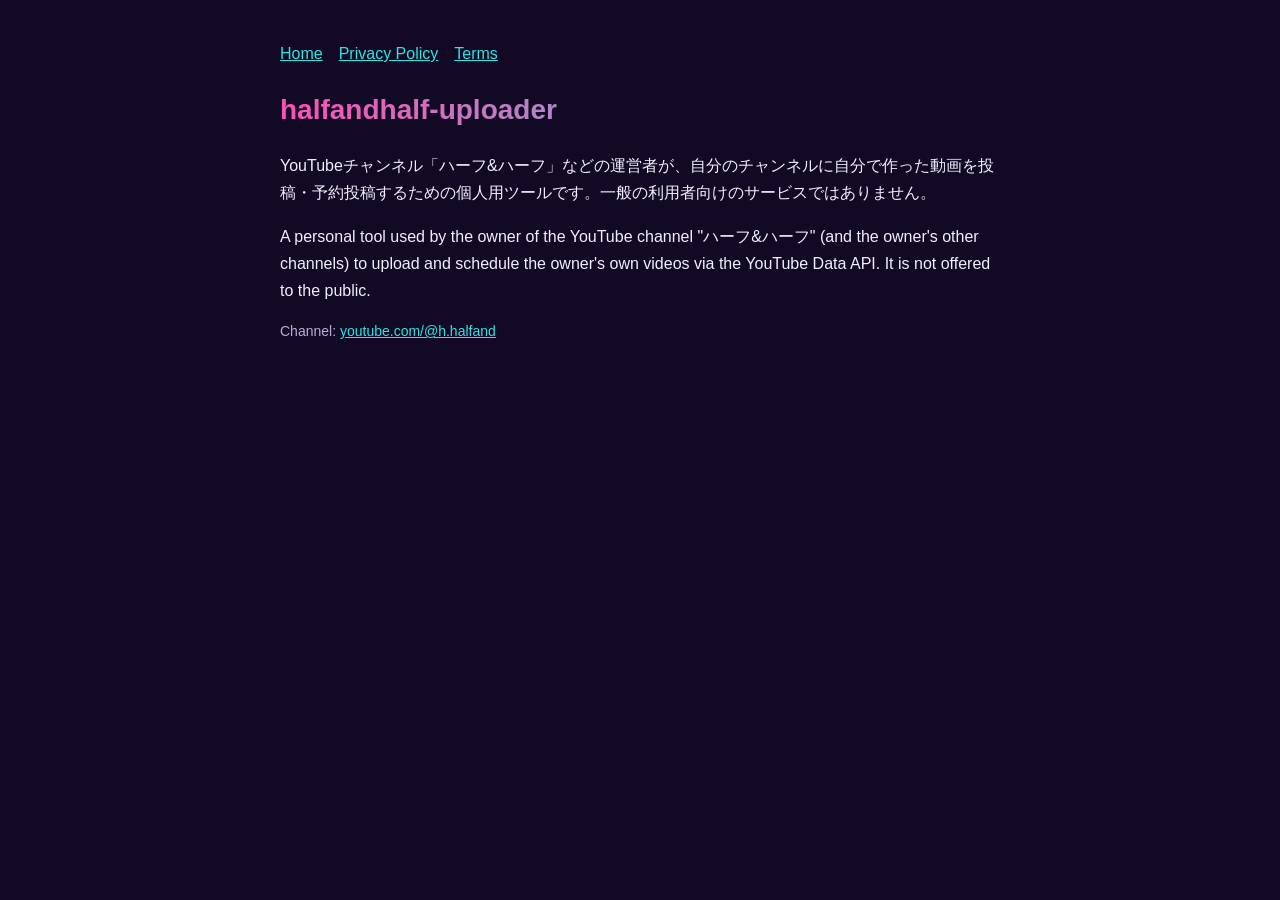
<file: index.html>
<!doctype html><html lang="ja"><head><meta charset="utf-8"><meta name="viewport" content="width=device-width,initial-scale=1">
<title>halfandhalf-uploader</title><link rel="stylesheet" href="style.css"></head><body><main>
<nav><a href="./">Home</a><a href="privacy.html">Privacy Policy</a><a href="terms.html">Terms</a></nav>
<h1>halfandhalf-uploader</h1>
<p>YouTubeチャンネル「ハーフ&amp;ハーフ」などの運営者が、自分のチャンネルに自分で作った動画を投稿・予約投稿するための個人用ツールです。一般の利用者向けのサービスではありません。</p>
<p>A personal tool used by the owner of the YouTube channel "ハーフ&amp;ハーフ" (and the owner's other channels) to upload and schedule the owner's own videos via the YouTube Data API. It is not offered to the public.</p>
<p class="muted">Channel: <a href="https://www.youtube.com/@h.halfand">youtube.com/@h.halfand</a></p>
</main></body></html>
</file>
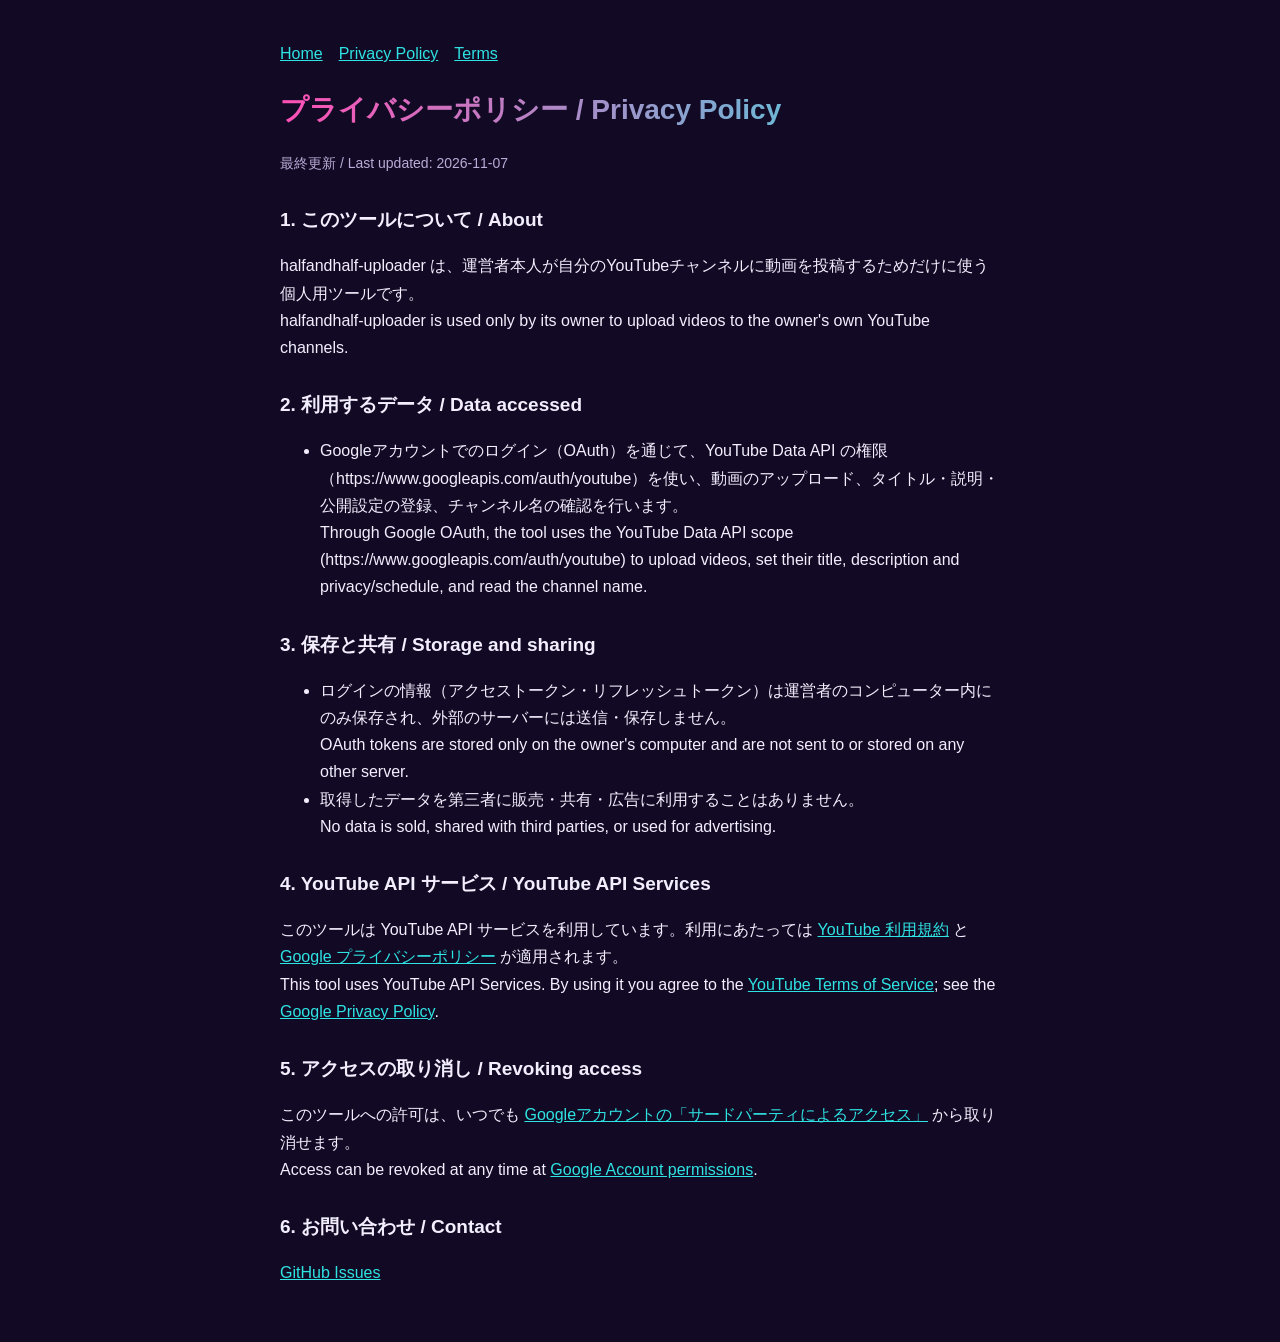
<file: privacy.html>
<!doctype html><html lang="ja"><head><meta charset="utf-8"><meta name="viewport" content="width=device-width,initial-scale=1">
<title>Privacy Policy – halfandhalf-uploader</title><link rel="stylesheet" href="style.css"></head><body><main>
<nav><a href="./">Home</a><a href="privacy.html">Privacy Policy</a><a href="terms.html">Terms</a></nav>
<h1>プライバシーポリシー / Privacy Policy</h1>
<p class="muted">最終更新 / Last updated: 2026-11-07</p>
<h2>1. このツールについて / About</h2>
<p>halfandhalf-uploader は、運営者本人が自分のYouTubeチャンネルに動画を投稿するためだけに使う個人用ツールです。<br>halfandhalf-uploader is used only by its owner to upload videos to the owner's own YouTube channels.</p>
<h2>2. 利用するデータ / Data accessed</h2>
<ul><li>Googleアカウントでのログイン（OAuth）を通じて、YouTube Data API の権限（https://www.googleapis.com/auth/youtube）を使い、動画のアップロード、タイトル・説明・公開設定の登録、チャンネル名の確認を行います。<br>Through Google OAuth, the tool uses the YouTube Data API scope (https://www.googleapis.com/auth/youtube) to upload videos, set their title, description and privacy/schedule, and read the channel name.</li></ul>
<h2>3. 保存と共有 / Storage and sharing</h2>
<ul><li>ログインの情報（アクセストークン・リフレッシュトークン）は運営者のコンピューター内にのみ保存され、外部のサーバーには送信・保存しません。<br>OAuth tokens are stored only on the owner's computer and are not sent to or stored on any other server.</li>
<li>取得したデータを第三者に販売・共有・広告に利用することはありません。<br>No data is sold, shared with third parties, or used for advertising.</li></ul>
<h2>4. YouTube API サービス / YouTube API Services</h2>
<p>このツールは YouTube API サービスを利用しています。利用にあたっては <a href="https://www.youtube.com/t/terms">YouTube 利用規約</a> と <a href="https://policies.google.com/privacy">Google プライバシーポリシー</a> が適用されます。<br>This tool uses YouTube API Services. By using it you agree to the <a href="https://www.youtube.com/t/terms">YouTube Terms of Service</a>; see the <a href="https://policies.google.com/privacy">Google Privacy Policy</a>.</p>
<h2>5. アクセスの取り消し / Revoking access</h2>
<p>このツールへの許可は、いつでも <a href="https://myaccount.google.com/permissions">Googleアカウントの「サードパーティによるアクセス」</a> から取り消せます。<br>Access can be revoked at any time at <a href="https://myaccount.google.com/permissions">Google Account permissions</a>.</p>
<h2>6. お問い合わせ / Contact</h2>
<p><a href="https://github.com/yanosenseidesu-coder/halfandhalf-uploader/issues">GitHub Issues</a></p>
</main></body></html>
</file>
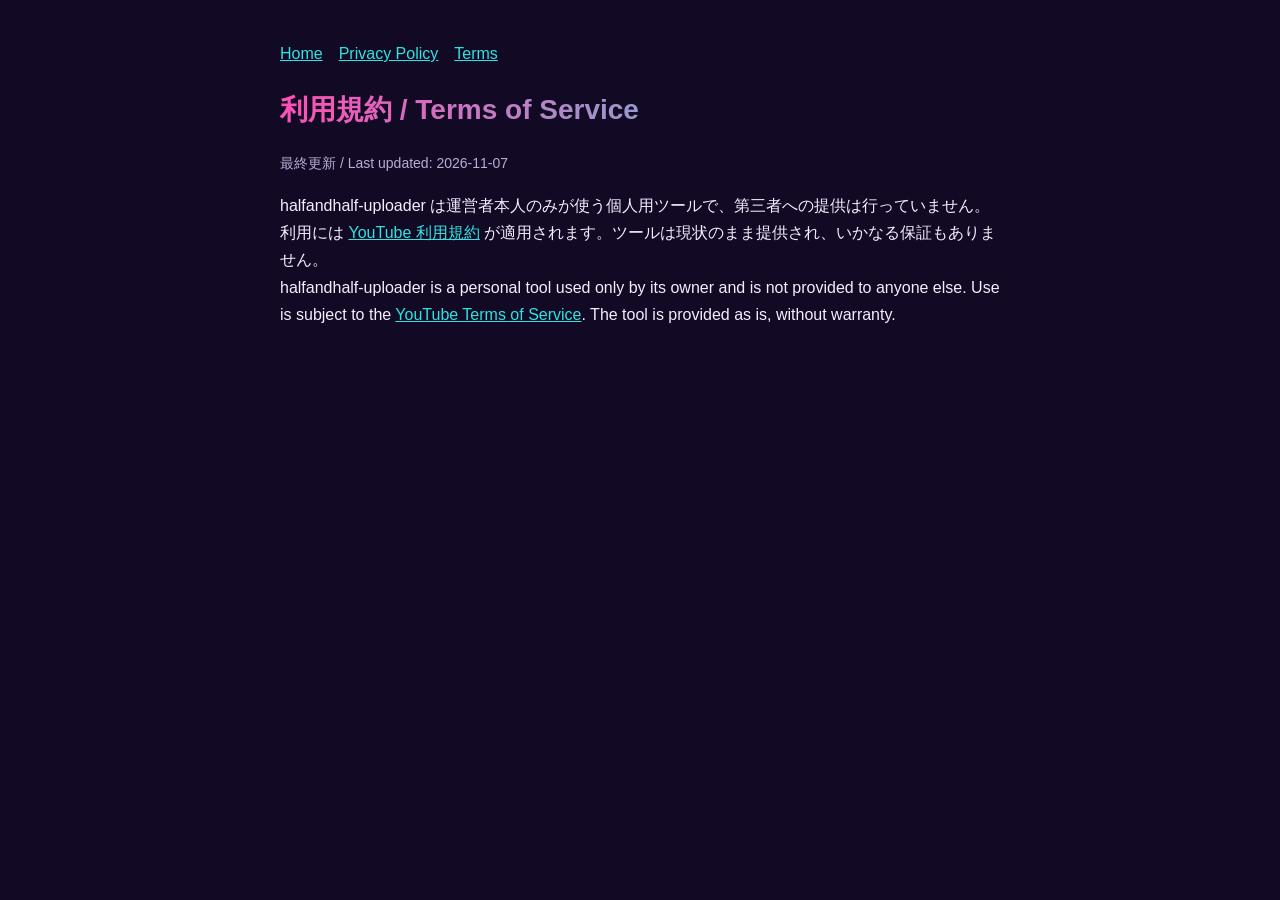
<file: terms.html>
<!doctype html><html lang="ja"><head><meta charset="utf-8"><meta name="viewport" content="width=device-width,initial-scale=1">
<title>Terms – halfandhalf-uploader</title><link rel="stylesheet" href="style.css"></head><body><main>
<nav><a href="./">Home</a><a href="privacy.html">Privacy Policy</a><a href="terms.html">Terms</a></nav>
<h1>利用規約 / Terms of Service</h1>
<p class="muted">最終更新 / Last updated: 2026-11-07</p>
<p>halfandhalf-uploader は運営者本人のみが使う個人用ツールで、第三者への提供は行っていません。利用には <a href="https://www.youtube.com/t/terms">YouTube 利用規約</a> が適用されます。ツールは現状のまま提供され、いかなる保証もありません。<br>halfandhalf-uploader is a personal tool used only by its owner and is not provided to anyone else. Use is subject to the <a href="https://www.youtube.com/t/terms">YouTube Terms of Service</a>. The tool is provided as is, without warranty.</p>
</main></body></html>
</file>
<file: style.css>
:root{--bg:#120a24;--fg:#f3eefe;--muted:#b9acd6;--a:#ff4fb5;--b:#2fe3e3}
body{margin:0;background:var(--bg);color:var(--fg);font:16px/1.7 -apple-system,"Hiragino Sans",sans-serif}
main{max-width:720px;margin:0 auto;padding:40px 16px}
h1{font-size:28px;background:linear-gradient(90deg,var(--a),var(--b));-webkit-background-clip:text;color:transparent}
h2{font-size:19px;margin-top:28px}a{color:var(--b)}p,li{color:var(--fg)}.muted{color:var(--muted);font-size:14px}
nav a{margin-right:16px}
</file>
